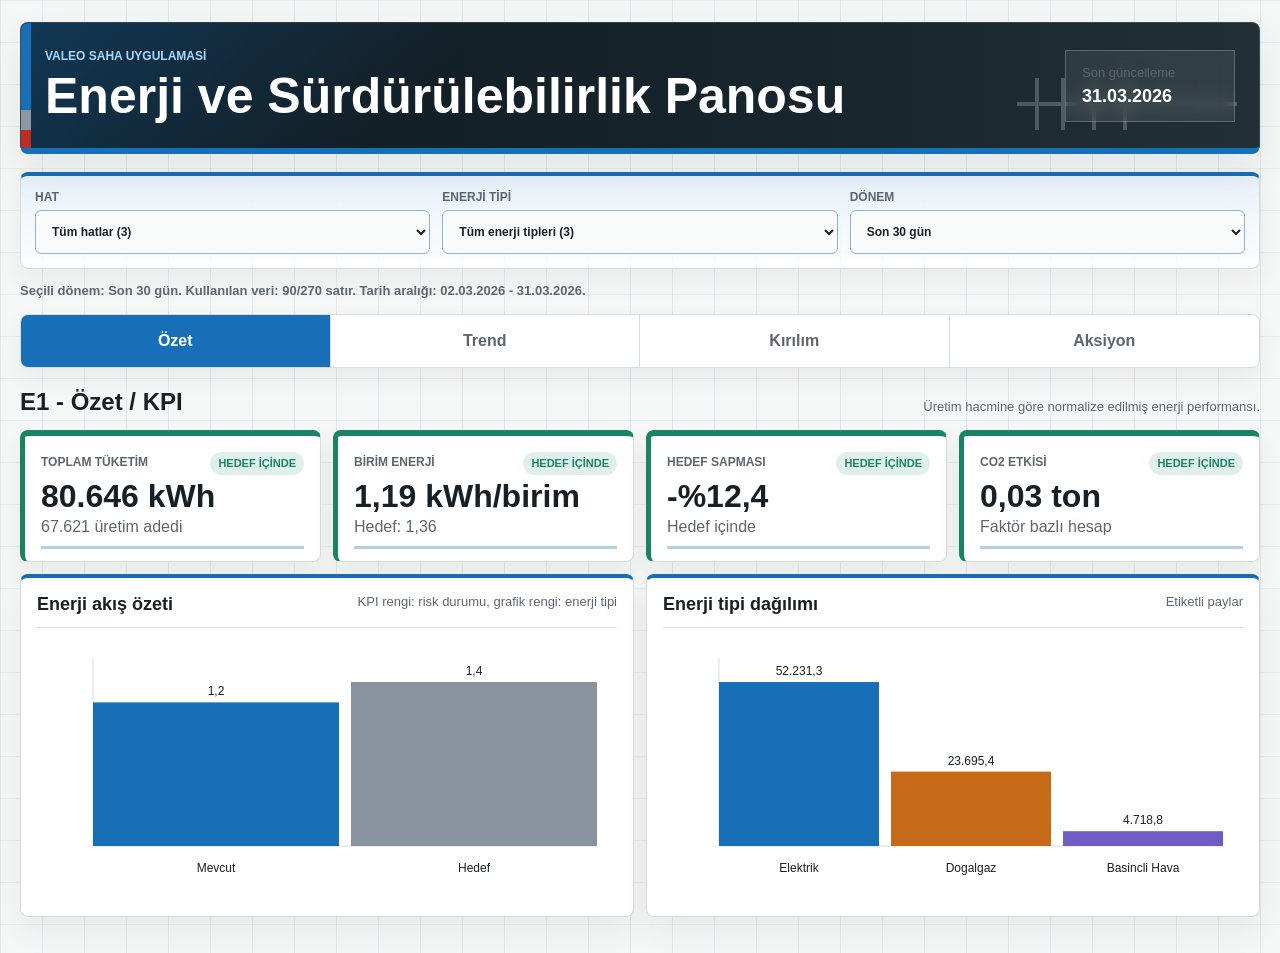
<file: odevler/sevval-kayalar/odev-1/dashboard/index.html>
<!doctype html>
<html lang="tr">
  <head>
    <meta charset="utf-8">
    <meta name="viewport" content="width=device-width, initial-scale=1">
    <title>Enerji ve Sürdürülebilirlik Panosu</title>
    <link rel="stylesheet" href="styles.css?v=risk-2">
  </head>
  <body>
    <main class="shell">
      <header class="topbar">
        <div>
          <p class="eyebrow">VALEO saha uygulamasi</p>
          <h1>Enerji ve Sürdürülebilirlik Panosu</h1>
        </div>
        <div class="meta">
          <span>Son güncelleme</span>
          <strong id="lastUpdated">Yükleniyor</strong>
        </div>
      </header>

      <section class="filters" aria-label="Filtreler">
        <label>
          Hat
          <select id="lineFilter">
            <option value="all">Tüm hatlar</option>
          </select>
        </label>
        <label>
          Enerji tipi
          <select id="energyFilter">
            <option value="all">Tüm enerji tipleri</option>
          </select>
        </label>
        <label>
          Dönem
          <select id="periodFilter">
            <option value="30">Son 30 gün</option>
            <option value="60">Son 60 gün</option>
            <option value="90">Son 90 gün</option>
            <option value="all">Tüm veri</option>
          </select>
        </label>
      </section>

      <div id="dataSummary" class="data-summary">Veri kaynağı bekleniyor.</div>
      <div id="stateMessage" class="state" role="status" aria-live="polite"></div>

      <section class="tabs" aria-label="Pano ekranlari">
        <button class="tab is-active" data-panel="summary" type="button">Özet</button>
        <button class="tab" data-panel="trend" type="button">Trend</button>
        <button class="tab" data-panel="breakdown" type="button">Kırılım</button>
        <button class="tab" data-panel="actions" type="button">Aksiyon</button>
      </section>

      <section id="summary" class="panel is-active" aria-labelledby="summary-title">
        <div class="panel-title">
          <h2 id="summary-title">E1 - Özet / KPI</h2>
          <p>Üretim hacmine göre normalize edilmiş enerji performansı.</p>
        </div>
        <div class="kpi-grid" id="kpiGrid"></div>
        <div class="chart-pair">
          <article class="chart-card">
            <div class="chart-title">
              <h3>Enerji akış özeti</h3>
              <span>KPI rengi: risk durumu, grafik rengi: enerji tipi</span>
            </div>
            <canvas id="gaugeCanvas" width="720" height="260"></canvas>
          </article>
          <article class="chart-card">
            <div class="chart-title">
              <h3>Enerji tipi dağılımı</h3>
              <span>Etiketli paylar</span>
            </div>
            <canvas id="mixCanvas" width="720" height="260"></canvas>
          </article>
        </div>
      </section>

      <section id="trend" class="panel" aria-labelledby="trend-title">
        <div class="panel-title">
          <h2 id="trend-title">E2 - Trend</h2>
          <p>kWh/birim performansının mevcut dönem ve önceki dönem karşılaştırması.</p>
        </div>
        <article class="chart-card wide">
          <div class="chart-title">
            <h3>Günlük kWh/birim karşılaştırması</h3>
              <span>Renk: seçili enerji tipi, gri: önceki dönem</span>
          </div>
          <canvas id="trendCanvas" width="1120" height="430"></canvas>
        </article>
      </section>

      <section id="breakdown" class="panel" aria-labelledby="breakdown-title">
        <div class="panel-title">
          <h2 id="breakdown-title">E3 - Kırılım / Pareto</h2>
          <p>Hedef sapmasının hat bazında hangi noktalarda yoğunlaştığı.</p>
        </div>
        <article class="chart-card wide">
          <div class="chart-title">
            <h3>Hat bazında hedef sapması</h3>
            <span>Sütun grafik</span>
          </div>
          <canvas id="paretoCanvas" width="1120" height="430"></canvas>
        </article>
      </section>

      <section id="actions" class="panel" aria-labelledby="actions-title">
        <div class="panel-title">
          <h2 id="actions-title">E4 - Detay / Aksiyon</h2>
          <p>Kritik sapmalar için takip listesi ve sorumlu ekip görünümü.</p>
        </div>
        <div class="table-wrap">
          <table>
            <thead>
              <tr>
                <th>Hat</th>
                <th>Enerji tipi</th>
                <th>kWh/birim</th>
                <th>Hedef</th>
                <th>Sapma</th>
                <th>Aksiyon</th>
                <th>Durum</th>
              </tr>
            </thead>
            <tbody id="actionRows"></tbody>
          </table>
        </div>
      </section>
    </main>

    <script src="data-config.js?v=risk-2"></script>
    <script src="app.js?v=risk-2"></script>
  </body>
</html>
</file>
<file: odevler/sevval-kayalar/odev-1/dashboard/styles.css>
:root {
  --paper: #f4f7f5;
  --surface: #ffffff;
  --surface-strong: #f9fbfa;
  --ink: #172026;
  --muted: #5c6670;
  --line: #d7ded9;
  --current: #176fb8;
  --reference: #8d98a3;
  --good: #188464;
  --warn: #bd7418;
  --bad: #bb2f23;
  --focus: #0f4f7a;
  --rail: #0f1b22;
  --shadow: 0 16px 40px rgba(15, 27, 34, 0.08);
  --active-energy: #176fb8;
  --active-energy-soft: #e7f1fa;
  --energy-accent: #176fb8;
}

:root[data-energy-theme="dogalgaz"] {
  --active-energy: #c56a18;
  --active-energy-soft: #fff0df;
  --energy-accent: #c56a18;
}

:root[data-energy-theme="basincli-hava"] {
  --active-energy: #6f5cc4;
  --active-energy-soft: #f0edff;
  --energy-accent: #6f5cc4;
}

:root[data-energy-theme="karma"] {
  --active-energy: #176fb8;
  --active-energy-soft: #e7f1fa;
  --energy-accent: #176fb8;
}

* {
  box-sizing: border-box;
}

body {
  margin: 0;
  min-width: 320px;
  background:
    linear-gradient(90deg, color-mix(in srgb, var(--active-energy) 10%, transparent) 0 1px, transparent 1px 100%),
    linear-gradient(180deg, rgba(24, 132, 100, 0.07) 0 1px, transparent 1px 100%),
    var(--paper);
  background-size: 42px 42px;
  color: var(--ink);
  font-family: Inter, "Segoe UI", Arial, sans-serif;
}

button,
select {
  font: inherit;
}

.shell {
  width: min(1240px, calc(100% - 32px));
  margin: 0 auto;
  padding: 22px 0 36px;
}

.topbar {
  display: flex;
  min-height: 132px;
  align-items: center;
  justify-content: space-between;
  gap: 24px;
  border: 1px solid rgba(255, 255, 255, 0.12);
  border-bottom: 6px solid var(--active-energy);
  border-radius: 8px;
  background:
    linear-gradient(135deg, color-mix(in srgb, var(--active-energy) 34%, transparent), transparent 34%),
    linear-gradient(90deg, var(--rail), #18252d 64%, #223036);
  box-shadow: var(--shadow);
  color: #fff;
  padding: 24px;
  position: relative;
  overflow: hidden;
}

.topbar::before {
  content: "";
  position: absolute;
  inset: 0 auto 0 0;
  width: 10px;
  background: linear-gradient(
    to bottom,
    var(--active-energy) 0 70%,
    var(--reference) 70% 86%,
    var(--bad) 86% 100%
  );
}

.topbar::after {
  content: "";
  position: absolute;
  right: 22px;
  bottom: 18px;
  width: 220px;
  height: 52px;
  opacity: 0.22;
  background:
    linear-gradient(90deg, transparent 0 8%, #fff 8% 10%, transparent 10% 20%, #fff 20% 22%, transparent 22% 34%, #fff 34% 36%, transparent 36% 48%, #fff 48% 50%, transparent 50%),
    linear-gradient(180deg, transparent 47%, #fff 47% 53%, transparent 53%);
}

.eyebrow {
  margin: 0 0 8px;
  color: #a9d8ff;
  font-size: 12px;
  font-weight: 800;
  letter-spacing: 0;
  text-transform: uppercase;
}

h1,
h2,
h3,
p {
  margin-top: 0;
}

h1 {
  margin-bottom: 0;
  max-width: 860px;
  font-size: 50px;
  line-height: 1.02;
}

.meta {
  display: grid;
  gap: 6px;
  min-width: 170px;
  padding: 14px 16px;
  border: 1px solid rgba(255, 255, 255, 0.22);
  background: rgba(255, 255, 255, 0.08);
  backdrop-filter: blur(8px);
  position: relative;
  z-index: 1;
}

.meta span,
.chart-title span,
.panel-title p {
  color: var(--muted);
  font-size: 13px;
}

.meta strong {
  color: #fff;
  font-size: 18px;
}

.filters {
  display: grid;
  grid-template-columns: repeat(3, minmax(0, 1fr));
  gap: 12px;
  margin: 18px 0;
  border: 1px solid var(--line);
  border-top: 4px solid var(--active-energy);
  border-radius: 8px;
  background: linear-gradient(180deg, var(--active-energy-soft), rgba(255, 255, 255, 0.84));
  box-shadow: 0 10px 28px rgba(15, 27, 34, 0.06);
  padding: 14px;
}

.filters label {
  display: grid;
  gap: 6px;
  color: var(--muted);
  font-size: 12px;
  font-weight: 800;
  text-transform: uppercase;
}

select {
  width: 100%;
  min-height: 44px;
  border: 1px solid color-mix(in srgb, var(--active-energy) 38%, var(--line));
  border-radius: 6px;
  background: var(--surface-strong);
  color: var(--ink);
  padding: 0 12px;
  font-weight: 700;
}

select:focus,
button:focus-visible {
  outline: 3px solid color-mix(in srgb, var(--focus) 42%, transparent);
  outline-offset: 2px;
}

.state {
  display: none;
  margin: 16px 0;
  padding: 14px 16px;
  border-left: 5px solid var(--warn);
  background: #fff8e8;
  color: #5a3a00;
  font-weight: 700;
}

.data-summary {
  margin: -4px 0 16px;
  color: var(--muted);
  font-size: 13px;
  font-weight: 700;
}

.state.is-visible {
  display: block;
}

.tabs {
  display: grid;
  grid-template-columns: repeat(4, minmax(0, 1fr));
  border: 1px solid var(--line);
  border-radius: 8px;
  background: var(--surface);
  box-shadow: 0 10px 26px rgba(15, 27, 34, 0.05);
  overflow: hidden;
}

.tab {
  min-height: 52px;
  border: 0;
  border-right: 1px solid var(--line);
  background: transparent;
  color: var(--muted);
  cursor: pointer;
  font-weight: 800;
}

.tab:last-child {
  border-right: 0;
}

.tab.is-active {
  background: var(--active-energy);
  color: var(--surface);
}

.panel {
  display: none;
  padding-top: 20px;
}

.panel.is-active {
  display: block;
}

.panel-title {
  display: flex;
  align-items: end;
  justify-content: space-between;
  gap: 20px;
  margin-bottom: 14px;
}

.panel-title h2 {
  margin-bottom: 0;
  font-size: 24px;
}

.panel-title p {
  max-width: 520px;
  margin-bottom: 2px;
}

.kpi-grid {
  display: grid;
  grid-template-columns: repeat(4, minmax(0, 1fr));
  gap: 12px;
  margin-bottom: 12px;
}

.kpi {
  min-height: 132px;
  border: 1px solid var(--line);
  border-top: 6px solid var(--kpi-accent, var(--good));
  border-radius: 8px;
  background: var(--surface);
  padding: 16px;
  box-shadow: 0 12px 26px rgba(15, 27, 34, 0.06);
  position: relative;
  overflow: hidden;
}

.kpi::after {
  content: "";
  position: absolute;
  inset: auto 16px 12px 16px;
  height: 3px;
  background: var(--energy-accent, var(--active-energy));
  opacity: 0.32;
}

.kpi.energy-elektrik {
  --energy-accent: #176fb8;
}

.kpi.energy-dogalgaz {
  --energy-accent: #c56a18;
}

.kpi.energy-basincli-hava {
  --energy-accent: #6f5cc4;
}

.kpi span {
  display: inline-block;
  color: var(--muted);
  font-size: 12px;
  font-weight: 800;
  text-transform: uppercase;
}

.kpi small {
  float: right;
  border-radius: 999px;
  background: color-mix(in srgb, var(--kpi-accent) 13%, white);
  color: var(--kpi-accent);
  font-size: 11px;
  font-weight: 800;
  line-height: 1;
  padding: 6px 8px;
  text-transform: uppercase;
}

.kpi strong {
  clear: both;
  display: block;
  margin: 10px 0 6px;
  font-size: 32px;
  line-height: 1;
}

.kpi em {
  color: var(--muted);
  font-style: normal;
}

.kpi.good {
  --kpi-accent: var(--good);
  border-left: 5px solid var(--good);
}

.kpi.warn {
  --kpi-accent: var(--warn);
  border-left: 5px solid var(--warn);
}

.kpi.bad {
  --kpi-accent: var(--bad);
  border-left: 5px solid var(--bad);
}

.chart-pair {
  display: grid;
  grid-template-columns: repeat(2, minmax(0, 1fr));
  gap: 12px;
}

.chart-card {
  min-height: 340px;
  border: 1px solid var(--line);
  border-top: 4px solid var(--active-energy);
  border-radius: 8px;
  background: var(--surface);
  padding: 16px;
  box-shadow: 0 14px 32px rgba(15, 27, 34, 0.06);
}

.chart-card.wide {
  min-height: 540px;
}

.chart-title {
  display: flex;
  align-items: start;
  justify-content: space-between;
  gap: 16px;
  margin-bottom: 12px;
  border-bottom: 1px solid var(--line);
  padding-bottom: 12px;
}

.chart-title h3 {
  margin-bottom: 0;
  font-size: 18px;
}

canvas {
  display: block;
  width: 100%;
  height: 260px;
}

.wide canvas {
  height: 430px;
}

.table-wrap {
  overflow: auto;
  border: 1px solid var(--line);
  border-top: 4px solid var(--active-energy);
  border-radius: 8px;
  background: var(--surface);
  box-shadow: 0 14px 32px rgba(15, 27, 34, 0.06);
}

table {
  width: 100%;
  min-width: 760px;
  border-collapse: collapse;
}

th,
td {
  padding: 14px 16px;
  border-bottom: 1px solid var(--line);
  text-align: left;
}

th {
  color: var(--muted);
  font-size: 12px;
  background: var(--surface-strong);
  text-transform: uppercase;
}

.energy-mark {
  display: inline-block;
  width: 10px;
  height: 10px;
  margin-right: 8px;
  border-radius: 50%;
  background: var(--energy-accent);
  vertical-align: middle;
  box-shadow: 0 0 0 3px color-mix(in srgb, var(--energy-accent) 16%, transparent);
}

.energy-mark.energy-elektrik {
  --energy-accent: #176fb8;
}

.energy-mark.energy-dogalgaz {
  --energy-accent: #c56a18;
}

.energy-mark.energy-basincli-hava {
  --energy-accent: #6f5cc4;
}

.badge {
  display: inline-flex;
  align-items: center;
  min-width: 86px;
  justify-content: center;
  border-radius: 999px;
  padding: 5px 9px;
  font-size: 12px;
  font-weight: 800;
}

.badge.good {
  background: #dff3e9;
  color: #175c42;
}

.badge.warn {
  background: #fff0cc;
  color: #6b4300;
}

.badge.bad {
  background: #ffe3df;
  color: #7a1a12;
}

@media (max-width: 860px) {
  .topbar,
  .panel-title {
    align-items: stretch;
    flex-direction: column;
  }

  .filters,
  .tabs,
  .kpi-grid,
  .chart-pair {
    grid-template-columns: 1fr;
  }

  .topbar {
    padding: 20px 18px;
  }

  h1 {
    font-size: 34px;
  }

  .tab {
    border-right: 0;
    border-bottom: 1px solid var(--line);
  }
}
</file>
